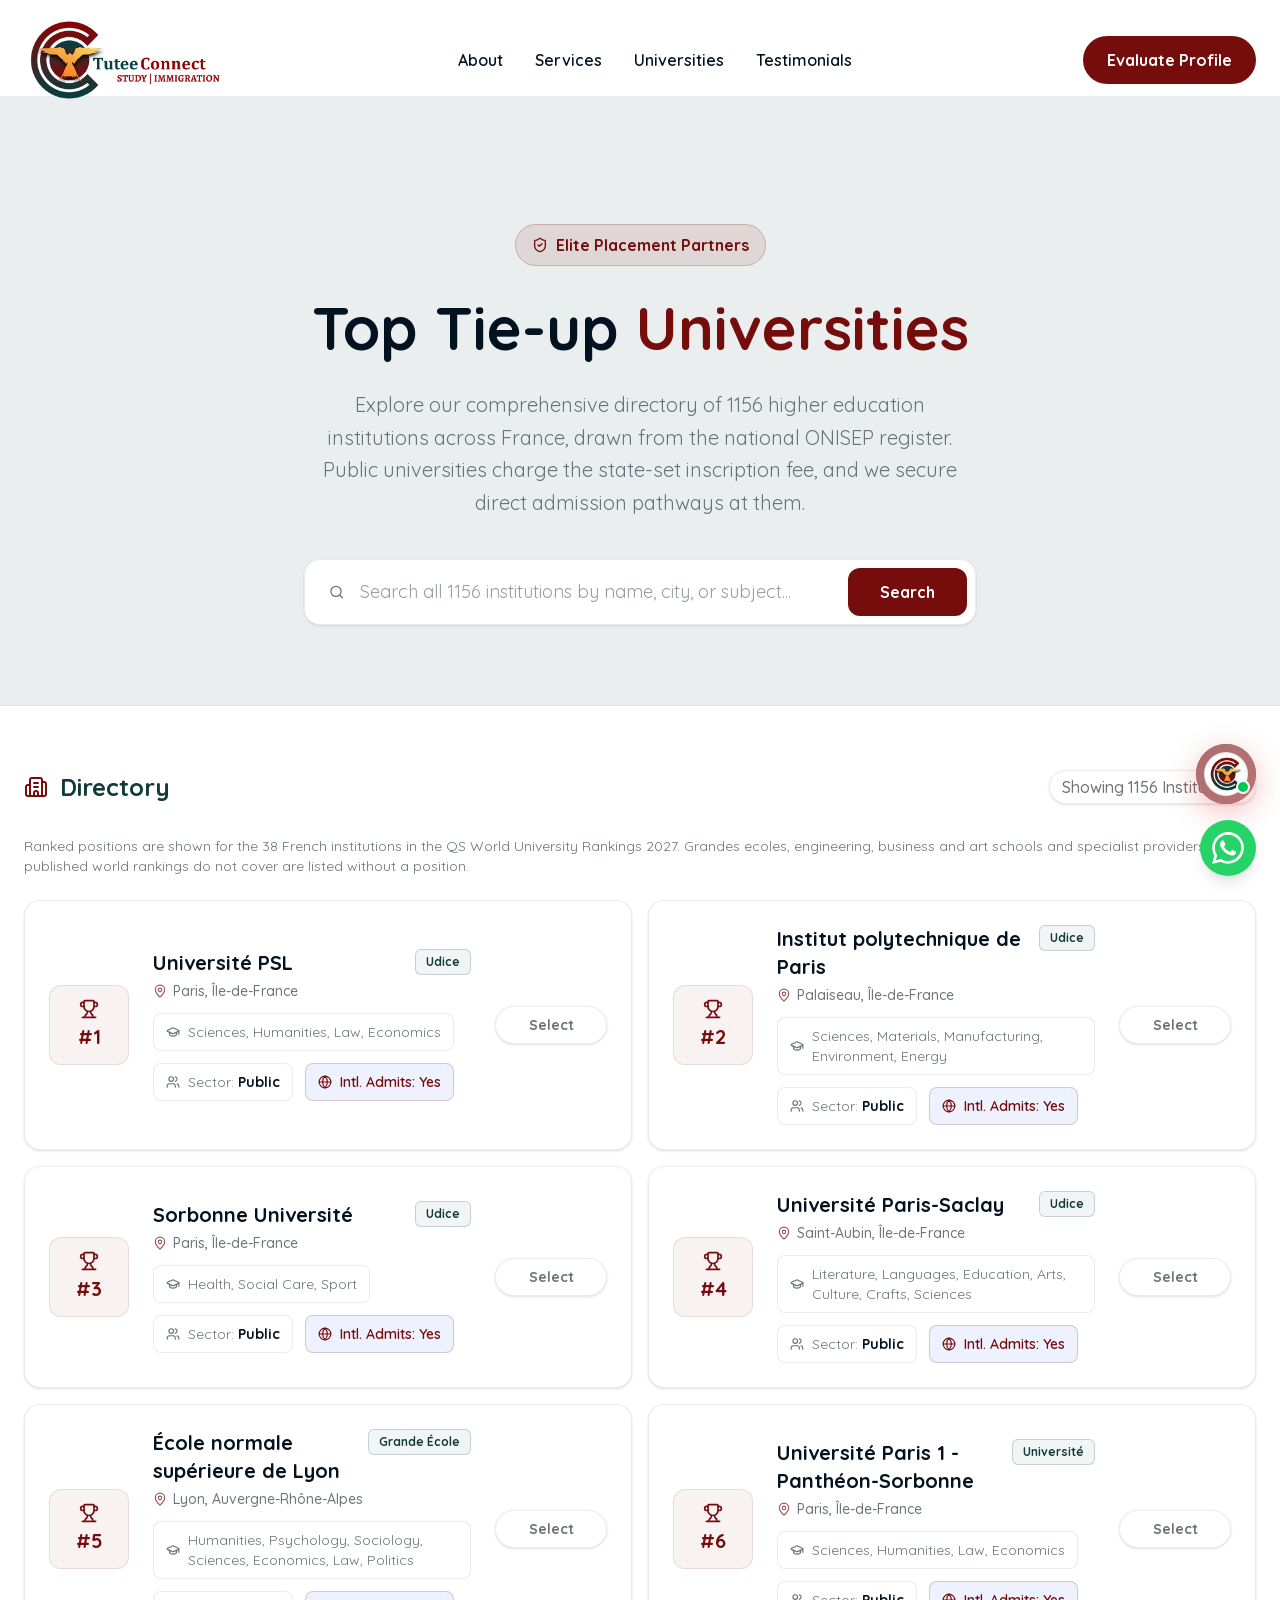
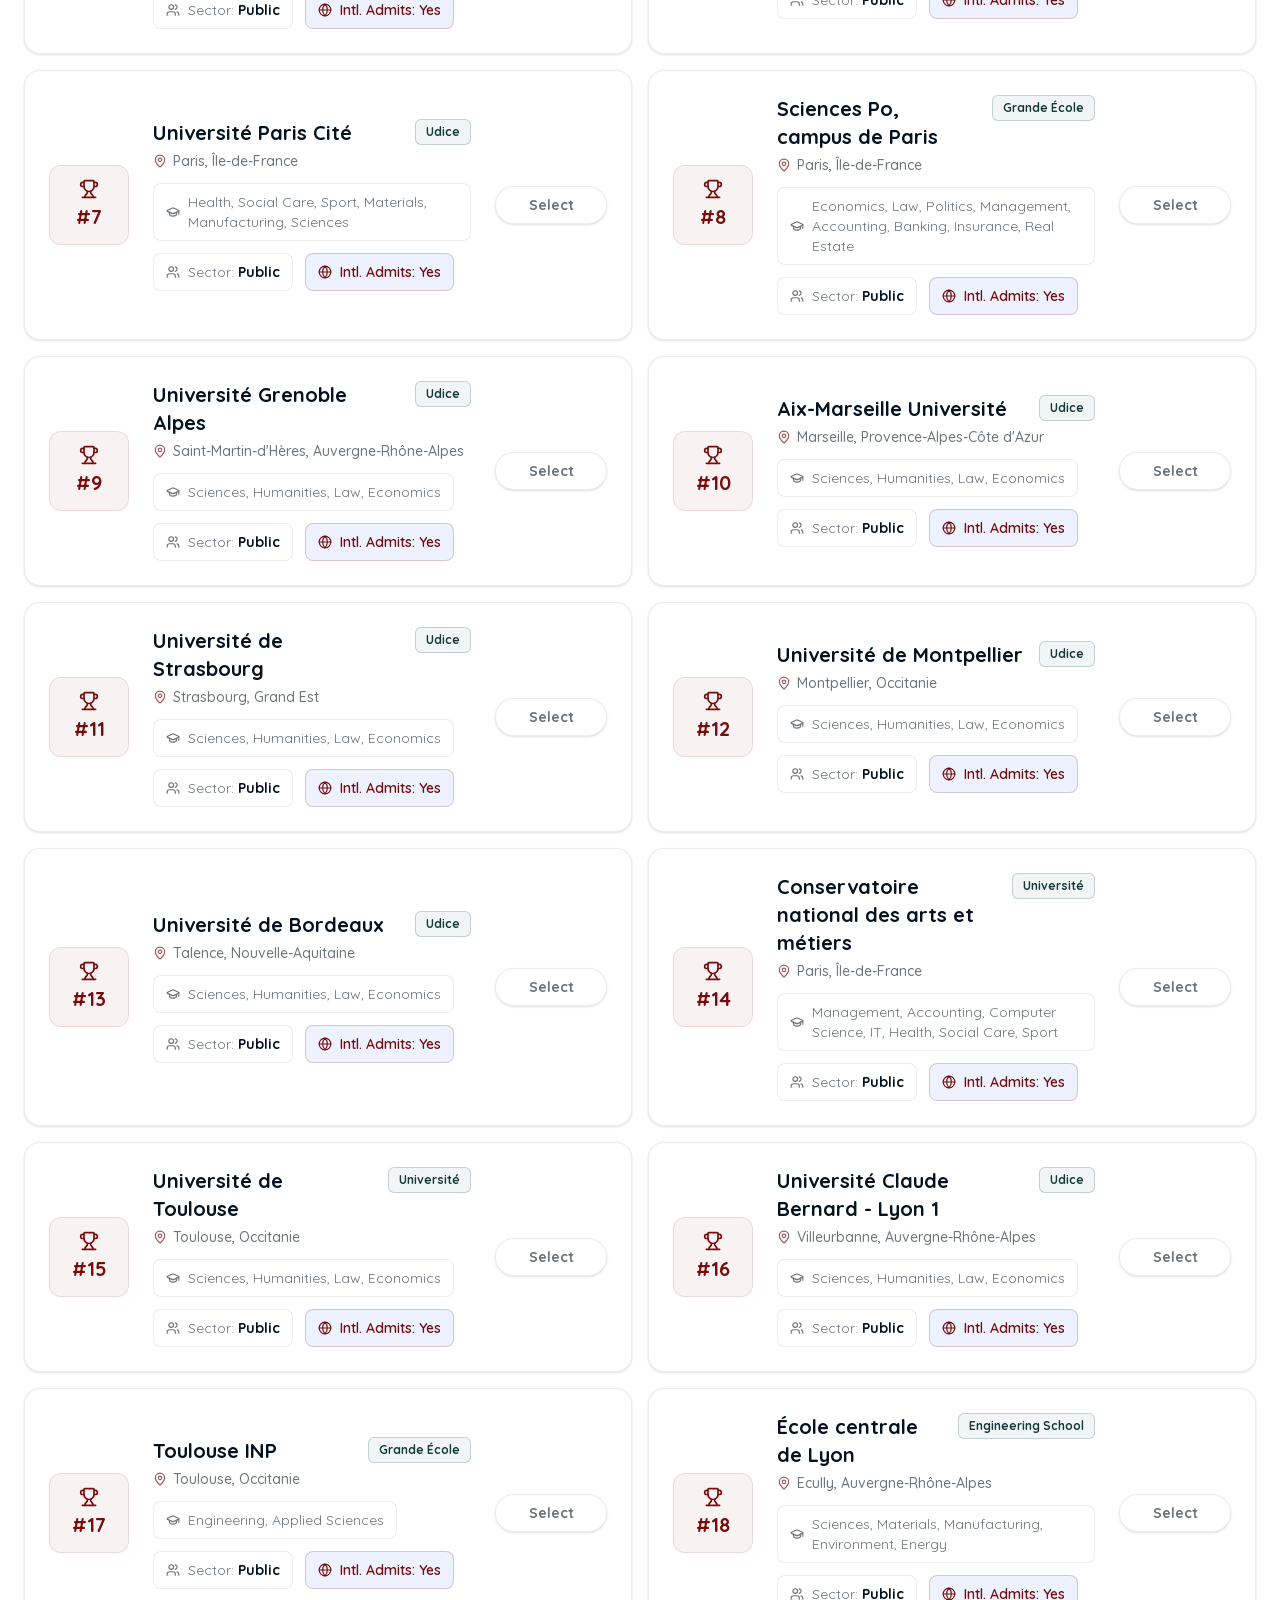
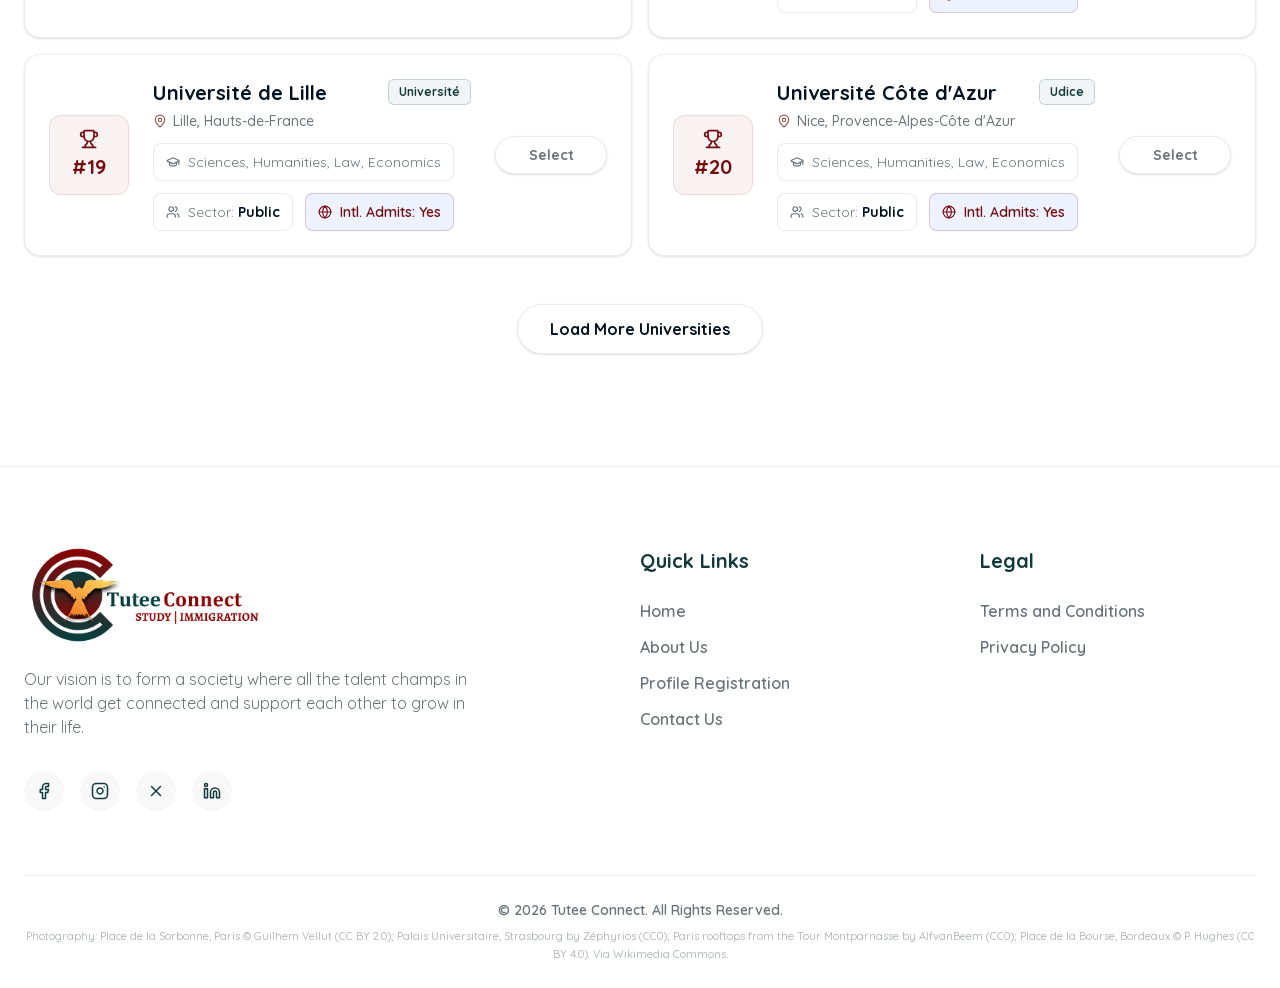
<file: universities.html>
<!DOCTYPE html>
<html lang="en" style="color-scheme: light;">
<head>
  <meta charset="UTF-8">
  <meta name="viewport" content="width=device-width, initial-scale=1.0">
  <meta name="color-scheme" content="light">
  <title>Top French Universities & Grandes Ecoles - Tutee Connect</title>
  <meta name="description" content="Explore Tutee Connect's directory of 1156 French higher education institutions on the official ONISEP register. Direct admission pathways, Campus France guidance and VLS-TS student visa support.">
  <link rel="icon" href="./assets/img/logo/icon.png">
  <link rel="preload" as="style" href="./assets/css/quicksand.css">
  <link rel="stylesheet" href="./assets/css/quicksand.css">
  <link rel="stylesheet" href="./assets/css/main.css">
</head>
<body>
<div class="min-h-screen font-sans selection:bg-primary selection:text-white">
<header class="fixed top-0 left-0 w-full z-50 transition-all duration-300 py-3 sm:py-5"><div class="max-w-7xl mx-auto px-4 sm:px-6 flex justify-between items-center"><a class="flex items-center gap-2" data-scroll-to="top" href="./index.html"><img alt="Tutee Connect Logo" class="h-10 sm:h-14 md:h-16 lg:h-20 max-md:h-[54px] w-auto object-contain transition-all duration-300" src="./assets/img/logo/logo.png"/></a><nav class="hidden md:flex gap-8"><a class="font-semibold text-text-main hover:text-primary transition-colors relative after:content-[''] after:absolute after:-bottom-1 after:left-0 after:w-0 after:h-0.5 after:bg-primary hover:after:w-full after:transition-all" href="https://tuteeconnect.com/about.html" rel="noopener noreferrer" target="_blank">About</a><button class="font-semibold text-text-main hover:text-primary transition-colors relative after:content-[''] after:absolute after:-bottom-1 after:left-0 after:w-0 after:h-0.5 after:bg-primary hover:after:w-full after:transition-all text-left cursor-pointer" data-scroll-to="services">Services</button><a class="font-semibold transition-colors relative after:content-[''] after:absolute after:-bottom-1 after:left-0 after:h-0.5 after:bg-primary hover:after:w-full after:transition-all text-text-main hover:text-primary after:w-0" href="./universities.html">Universities</a><button class="font-semibold text-text-main hover:text-primary transition-colors relative after:content-[''] after:absolute after:-bottom-1 after:left-0 after:w-0 after:h-0.5 after:bg-primary hover:after:w-full after:transition-all text-left cursor-pointer" data-scroll-to="testimonials">Testimonials</button></nav><div class="hidden md:flex items-center gap-3"><button class="cursor-pointer inline-flex items-center justify-center px-6 py-3 bg-primary text-white font-bold rounded-full hover:-translate-y-0.5 hover:bg-primary-dark hover:shadow-lg hover:shadow-primary/30 transition-all" data-scroll-to="contact">Evaluate Profile</button></div><div class="md:hidden flex items-center gap-2"><button class="flex items-center justify-center p-2.5 bg-bg-surface border border-border-color shadow-sm rounded-full text-text-main hover:text-primary transition-all active:scale-95 z-50 cursor-pointer" data-mobile-menu-open=""><svg aria-hidden="true" class="lucide lucide-menu" fill="none" height="24" stroke="currentColor" stroke-linecap="round" stroke-linejoin="round" stroke-width="2.5" viewBox="0 0 24 24" width="24" xmlns="http://www.w3.org/2000/svg"><path d="M4 5h16"></path><path d="M4 12h16"></path><path d="M4 19h16"></path></svg></button></div></div><div class="fixed inset-0 z-[100] transition-all duration-400 ease-out md:hidden flex flex-col invisible opacity-0 pointer-events-none" data-mobile-menu=""><div class="absolute inset-0 bg-secondary/40 backdrop-blur-md" data-mobile-menu-backdrop=""></div><div class="relative h-[90vh] mt-auto w-full bg-bg-surface/95 backdrop-blur-3xl rounded-t-[40px] shadow-2xl flex flex-col overflow-hidden transition-transform duration-500 ease-out will-change-transform translate-y-full" data-mobile-menu-panel=""><div class="flex justify-between items-center p-6 sm:p-8 border-b border-border-color"><h3 class="text-xl font-extrabold text-secondary tracking-tight">Navigation</h3><div class="flex items-center gap-2"><button class="p-2.5 text-text-muted rounded-full bg-bg-dark hover:bg-border-color hover:text-primary transition-all active:scale-95 cursor-pointer" data-mobile-menu-close=""><svg aria-hidden="true" class="lucide lucide-x" fill="none" height="24" stroke="currentColor" stroke-linecap="round" stroke-linejoin="round" stroke-width="3" viewBox="0 0 24 24" width="24" xmlns="http://www.w3.org/2000/svg"><path d="M18 6 6 18"></path><path d="m6 6 12 12"></path></svg></button></div></div><nav class="flex-1 overflow-y-auto px-6 sm:px-8 py-8 flex flex-col gap-6"><a class="group flex items-center justify-between font-extrabold text-secondary text-2xl tracking-tight transition-all" href="https://tuteeconnect.com/about.html" rel="noopener noreferrer" target="_blank"><span class="group-hover:text-primary transition-colors">About</span></a><button class="group flex items-center justify-between font-extrabold text-secondary text-2xl tracking-tight transition-all w-full outline-none text-left cursor-pointer" data-scroll-to="services"><span class="group-hover:text-primary transition-colors">Services</span></button><a class="group flex items-center justify-between font-extrabold text-secondary text-2xl tracking-tight transition-all" href="./universities.html"><span class="group-hover:text-primary transition-colors">Universities</span></a><button class="group flex items-center justify-between font-extrabold text-secondary text-2xl tracking-tight transition-all w-full outline-none text-left cursor-pointer" data-scroll-to="testimonials"><span class="group-hover:text-primary transition-colors">Testimonials</span></button></nav><div class="p-6 sm:p-8 bg-bg-surface/80 backdrop-blur-lg border-t border-border-color"><button class="w-full inline-flex items-center justify-center px-8 py-4 bg-primary text-white font-bold text-[19px] rounded-[20px] shadow-xl shadow-primary/25 hover:shadow-primary/40 focus:ring-4 focus:ring-primary/20 transition-all active:scale-95 cursor-pointer" data-scroll-to="contact">Evaluate Profile</button></div></div></div></header>
<div class="pt-24 pb-20 min-h-screen bg-bg-surface"><section class="relative pt-32 max-md:pt-10 pb-20 max-md:pb-8 px-6 overflow-hidden bg-bg-dark border-b border-border-color"><div class="absolute inset-0 z-0 bg-secondary/5 hidden md:block"></div><div class="max-w-7xl mx-auto relative z-20 text-center reveal"><span class="inline-flex items-center gap-2 px-4 py-2 bg-primary/10 border border-primary/20 rounded-full text-primary font-bold mb-6"><svg aria-hidden="true" class="lucide lucide-shield-check" fill="none" height="16" stroke="currentColor" stroke-linecap="round" stroke-linejoin="round" stroke-width="2" viewBox="0 0 24 24" width="16" xmlns="http://www.w3.org/2000/svg"><path d="M20 13c0 5-3.5 7.5-7.66 8.95a1 1 0 0 1-.67-.01C7.5 20.5 4 18 4 13V6a1 1 0 0 1 1-1c2 0 4.5-1.2 6.24-2.72a1.17 1.17 0 0 1 1.52 0C14.51 3.81 17 5 19 5a1 1 0 0 1 1 1z"></path><path d="m9 12 2 2 4-4"></path></svg> Elite Placement Partners</span><h1 class="text-4xl md:text-6xl font-extrabold mb-6 leading-tight text-text-main">Top Tie-up <span class="text-primary">Universities</span></h1><p class="text-lg md:text-xl text-text-muted max-w-2xl mx-auto mb-10 leading-relaxed">Explore our comprehensive directory of 1156 higher education institutions across France, drawn from the national ONISEP register. Public universities charge the state-set inscription fee, and we secure direct admission pathways at them.</p><div class="flex justify-center"><div class="bg-bg-surface border border-border-color shadow-sm p-2 pl-6 rounded-2xl flex items-center max-w-2xl w-full focus-within:ring-2 focus-within:ring-primary/50 transition-all"><svg aria-hidden="true" class="lucide lucide-search text-text-muted mr-4" fill="none" height="20" stroke="currentColor" stroke-linecap="round" stroke-linejoin="round" stroke-width="2" viewBox="0 0 24 24" width="20" xmlns="http://www.w3.org/2000/svg"><path d="m21 21-4.34-4.34"></path><circle cx="11" cy="11" r="8"></circle></svg><input class="bg-transparent border-none text-text-main outline-none w-full placeholder:text-text-muted/70 text-lg" data-uni-search="" placeholder="Search all 1156 institutions by name, city, or subject..." type="text"/><button class="px-4 text-text-muted hover:text-text-main font-semibold mr-2 hidden cursor-pointer" data-uni-clear="" type="button">Clear</button><button class="bg-primary text-white px-8 py-3 rounded-xl font-bold hover:bg-primary-dark transition-colors whitespace-nowrap hidden sm:block cursor-pointer" data-uni-show-results="" type="button">Search</button></div></div></div></section><section class="max-w-7xl mx-auto px-6 mt-16"><div class="flex justify-between items-center mb-8 reveal"><h2 class="text-2xl font-bold text-secondary flex items-center gap-3"><svg aria-hidden="true" class="lucide lucide-building2 lucide-building-2 text-primary" fill="none" height="24" stroke="currentColor" stroke-linecap="round" stroke-linejoin="round" stroke-width="2" viewBox="0 0 24 24" width="24" xmlns="http://www.w3.org/2000/svg"><path d="M10 12h4"></path><path d="M10 8h4"></path><path d="M14 21v-3a2 2 0 0 0-4 0v3"></path><path d="M6 10H4a2 2 0 0 0-2 2v7a2 2 0 0 0 2 2h16a2 2 0 0 0 2-2V9a2 2 0 0 0-2-2h-2"></path><path d="M6 21V5a2 2 0 0 1 2-2h8a2 2 0 0 1 2 2v16"></path></svg> Directory</h2><div class="text-text-muted font-medium bg-bg-surface px-3 py-1 max-sm:px-2.5 max-sm:text-xs rounded-full border border-border-color shadow-sm whitespace-nowrap shrink-0" data-uni-count="">Showing 1156 Institutions</div></div><p class="text-text-muted text-sm mb-6">Ranked positions are shown for the 38 French institutions in the QS World University Rankings 2027. Grandes ecoles, engineering, business and art schools and specialist providers that published world rankings do not cover are listed without a position.</p><div data-uni-results=""><div class="sm:hidden flex flex-col divide-y divide-border-color bg-bg-surface rounded-2xl border border-border-color overflow-hidden shadow-sm" data-uni-list-mobile=""></div><div class="hidden sm:grid grid-cols-1 lg:grid-cols-2 gap-4" data-uni-grid=""></div><div class="mt-12 text-center pb-8" data-uni-more-wrap=""><button class="px-8 py-3 bg-bg-surface border border-border-color text-text-main font-bold rounded-full shadow-sm hover:shadow-md hover:border-primary/30 hover:text-primary transition-all active:scale-95 cursor-pointer" data-uni-more="">Load More Universities</button></div></div><div class="text-center py-20 bg-bg-surface rounded-2xl border border-border-color border-dashed hidden" data-uni-empty=""><svg aria-hidden="true" class="lucide lucide-search mx-auto text-border-color mb-4" fill="none" height="48" stroke="currentColor" stroke-linecap="round" stroke-linejoin="round" stroke-width="2" viewBox="0 0 24 24" width="48" xmlns="http://www.w3.org/2000/svg"><path d="m21 21-4.34-4.34"></path><circle cx="11" cy="11" r="8"></circle></svg><h3 class="text-xl font-bold text-text-main mb-2">No institutions found</h3><p class="text-text-muted">Try adjusting your search criteria.</p></div></section></div>
<div class="fixed bottom-0 left-0 right-0 bg-bg-surface border-t border-border-color p-4 shadow-[0_-10px_40px_-10px_rgba(0,0,0,0.1)] z-40 transition-transform duration-300 flex justify-center hidden" data-uni-bar=""><div class="max-w-7xl w-full flex flex-col sm:flex-row items-center justify-between gap-4"><div class="text-text-main font-bold"><span class="text-primary text-xl mr-2" data-uni-bar-count="">0</span><span data-uni-bar-noun="">Institutions Selected</span></div><button class="bg-primary hover:bg-primary-dark text-white px-8 py-3 rounded-xl font-bold transition-all w-full sm:w-auto shadow-md shadow-primary/20 cursor-pointer" data-uni-proceed="" type="button">Proceed to Application</button></div></div>
<div class="fixed inset-0 z-50 flex items-center justify-center p-4 bg-black/60 backdrop-blur-sm animate-fade-in hidden" data-uni-modal=""><div class="bg-bg-surface rounded-3xl shadow-2xl w-full max-w-lg overflow-hidden relative border border-border-color flex flex-col max-h-[90vh]"><div class="p-6 border-b border-border-color flex justify-between items-center bg-bg-dark/50 sticky top-0 z-10 shrink-0"><h3 class="text-2xl font-bold text-text-main">Submit Application</h3><button class="p-2 text-text-muted hover:text-text-main hover:bg-gray-200 rounded-full transition-all cursor-pointer" data-uni-modal-close="" type="button"><svg aria-hidden="true" class="lucide lucide-x" fill="none" height="24" stroke="currentColor" stroke-linecap="round" stroke-linejoin="round" stroke-width="2" viewBox="0 0 24 24" width="24" xmlns="http://www.w3.org/2000/svg"><path d="M18 6 6 18"></path><path d="m6 6 12 12"></path></svg></button></div><div class="p-6 overflow-y-auto" data-uni-modal-body=""><form class="flex flex-col gap-4 max-md:gap-3 w-full" data-lead-form=""><input name="access_key" type="hidden" value=""/><input name="subject" type="hidden" value="New Lead from Tutee Connect Landing Page!"/><input name="from_name" type="hidden" value="Tutee Connect Notification System"/><input class="hidden" name="botcheck" style="display: none;" type="checkbox"/><div class="bg-green-50 border border-green-200 text-green-700 p-4 rounded-xl flex items-start gap-3 justify-center mb-2 hidden" data-form-success=""><svg aria-hidden="true" class="lucide lucide-circle-check-big shrink-0 mt-0.5" fill="none" height="20" stroke="currentColor" stroke-linecap="round" stroke-linejoin="round" stroke-width="2" viewBox="0 0 24 24" width="20" xmlns="http://www.w3.org/2000/svg"><path d="M21.801 10A10 10 0 1 1 17 3.335"></path><path d="m9 11 3 3L22 4"></path></svg><div class="text-sm font-medium">Profile submitted successfully! We will contact you soon.</div></div><div class="bg-red-50 border border-red-200 text-red-700 p-4 rounded-xl flex items-start gap-3 justify-center mb-2 hidden" data-form-error=""><svg aria-hidden="true" class="lucide lucide-circle-alert shrink-0 mt-0.5" fill="none" height="20" stroke="currentColor" stroke-linecap="round" stroke-linejoin="round" stroke-width="2" viewBox="0 0 24 24" width="20" xmlns="http://www.w3.org/2000/svg"><circle cx="12" cy="12" r="10"></circle><line x1="12" x2="12" y1="8" y2="12"></line><line x1="12" x2="12.01" y1="16" y2="16"></line></svg><div class="text-sm font-medium" data-form-error-text="">Submission failed. Please try again.</div></div><div class="relative flex items-center w-full transition-all duration-300 text-text-muted focus-within:text-primary"><svg aria-hidden="true" class="lucide lucide-user absolute left-4 max-md:left-5 pointer-events-none transition-colors" fill="none" height="20" stroke="currentColor" stroke-linecap="round" stroke-linejoin="round" stroke-width="2" viewBox="0 0 24 24" width="20" xmlns="http://www.w3.org/2000/svg"><path d="M19 21v-2a4 4 0 0 0-4-4H9a4 4 0 0 0-4 4v2"></path><circle cx="12" cy="7" r="4"></circle></svg><input class="w-full p-4 max-md:p-3.5 pl-12 max-md:pl-12 rounded-xl max-md:rounded-2xl font-medium max-md:font-medium max-md:text-[15px] focus:outline-none focus:ring-4 max-md:focus:ring-2 transition-all duration-300 bg-bg-surface border border-border-color text-text-main focus:border-primary focus:bg-white focus:ring-primary/10 max-md:bg-bg-dark max-md:border-border-color focus:max-md:bg-bg-surface" name="name" placeholder="Your Name *" required="" type="text"/></div><div class="flex items-stretch gap-2 w-full"><select class="p-4 max-md:p-3.5 rounded-xl max-md:rounded-2xl font-medium max-md:font-medium max-md:text-[15px] focus:outline-none focus:ring-4 max-md:focus:ring-2 transition-all duration-300 bg-bg-surface border border-border-color text-text-main focus:border-primary focus:bg-white focus:ring-primary/10 max-md:bg-bg-dark max-md:border-border-color focus:max-md:bg-bg-surface w-[100px] max-md:w-[86px] shrink-0 !px-2 max-md:!px-1.5 font-bold text-sm max-md:text-[14px] max-md:text-center appearance-none bg-[url('data:image/svg+xml;charset=US-ASCII,%3Csvg%20width%3D%2220%22%20height%3D%2220%22%20xmlns%3D%22http%3A%2F%2Fwww.w3.org%2F2000%2Fsvg%22%3E%3Cpath%20d%3D%22M5%208l5%205%205-5%22%20stroke%3D%22%239CA3AF%22%20stroke-width%3D%222%22%20fill%3D%22none%22%20stroke-linecap%3D%22round%22%20stroke-linejoin%3D%22round%22%2F%3E%3C%2Fsvg%3E')] bg-[length:14px_14px] bg-no-repeat bg-[position:right_4px_center] border-r-0" name="country_code"><option class="text-black" value="+971">AE (+971)</option><option class="text-black" value="+93">AF (+93)</option><option class="text-black" value="+54">AR (+54)</option><option class="text-black" value="+43">AT (+43)</option><option class="text-black" value="+61">AU (+61)</option><option class="text-black" value="+32">BE (+32)</option><option class="text-black" value="+55">BR (+55)</option><option class="text-black" value="+41">CH (+41)</option><option class="text-black" value="+56">CL (+56)</option><option class="text-black" value="+86">CN (+86)</option><option class="text-black" value="+57">CO (+57)</option><option class="text-black" value="+49">DE (+49)</option><option class="text-black" value="+45">DK (+45)</option><option class="text-black" value="+213">DZ (+213)</option><option class="text-black" value="+20">EG (+20)</option><option class="text-black" value="+34">ES (+34)</option><option class="text-black" value="+358">FI (+358)</option><option class="text-black" value="+33">FR (+33)</option><option class="text-black" value="+30">GR (+30)</option><option class="text-black" value="+36">HU (+36)</option><option class="text-black" value="+62">ID (+62)</option><option class="text-black" value="+353">IE (+353)</option><option class="text-black" selected="" value="+91">IN (+91)</option><option class="text-black" value="+98">IR (+98)</option><option class="text-black" value="+39">IT (+39)</option><option class="text-black" value="+81">JP (+81)</option><option class="text-black" value="+254">KE (+254)</option><option class="text-black" value="+82">KR (+82)</option><option class="text-black" value="+94">LK (+94)</option><option class="text-black" value="+212">MA (+212)</option><option class="text-black" value="+95">MM (+95)</option><option class="text-black" value="+52">MX (+52)</option><option class="text-black" value="+60">MY (+60)</option><option class="text-black" value="+234">NG (+234)</option><option class="text-black" value="+31">NL (+31)</option><option class="text-black" value="+47">NO (+47)</option><option class="text-black" value="+64">NZ (+64)</option><option class="text-black" value="+51">PE (+51)</option><option class="text-black" value="+63">PH (+63)</option><option class="text-black" value="+92">PK (+92)</option><option class="text-black" value="+48">PL (+48)</option><option class="text-black" value="+351">PT (+351)</option><option class="text-black" value="+974">QA (+974)</option><option class="text-black" value="+40">RO (+40)</option><option class="text-black" value="+7">RU/KZ (+7)</option><option class="text-black" value="+966">SA (+966)</option><option class="text-black" value="+46">SE (+46)</option><option class="text-black" value="+65">SG (+65)</option><option class="text-black" value="+66">TH (+66)</option><option class="text-black" value="+216">TN (+216)</option><option class="text-black" value="+90">TR (+90)</option><option class="text-black" value="+255">TZ (+255)</option><option class="text-black" value="+380">UA (+380)</option><option class="text-black" value="+256">UG (+256)</option><option class="text-black" value="+44">UK (+44)</option><option class="text-black" value="+1">US/CA (+1)</option><option class="text-black" value="+58">VE (+58)</option><option class="text-black" value="+84">VN (+84)</option><option class="text-black" value="+27">ZA (+27)</option></select><div class="relative flex items-center w-full transition-all duration-300 text-text-muted focus-within:text-primary flex-1 min-w-0"><svg aria-hidden="true" class="lucide lucide-phone absolute left-3.5 pointer-events-none transition-colors" fill="none" height="18" stroke="currentColor" stroke-linecap="round" stroke-linejoin="round" stroke-width="2" viewBox="0 0 24 24" width="18" xmlns="http://www.w3.org/2000/svg"><path d="M13.832 16.568a1 1 0 0 0 1.213-.303l.355-.465A2 2 0 0 1 17 15h3a2 2 0 0 1 2 2v3a2 2 0 0 1-2 2A18 18 0 0 1 2 4a2 2 0 0 1 2-2h3a2 2 0 0 1 2 2v3a2 2 0 0 1-.8 1.6l-.468.351a1 1 0 0 0-.292 1.233 14 14 0 0 0 6.392 6.384"></path></svg><input class="p-4 max-md:p-3.5 pl-12 max-md:pl-12 rounded-xl max-md:rounded-2xl font-medium max-md:font-medium max-md:text-[15px] focus:outline-none focus:ring-4 max-md:focus:ring-2 transition-all duration-300 bg-bg-surface border border-border-color text-text-main focus:border-primary focus:bg-white focus:ring-primary/10 max-md:bg-bg-dark max-md:border-border-color focus:max-md:bg-bg-surface w-full max-md:!pl-[38px] text-ellipsis" name="phone_number" placeholder="Phone Number *" required="" type="tel"/></div></div><div class="relative flex items-center w-full transition-all duration-300 text-text-muted focus-within:text-primary"><svg aria-hidden="true" class="lucide lucide-mail absolute left-4 max-md:left-5 pointer-events-none transition-colors" fill="none" height="20" stroke="currentColor" stroke-linecap="round" stroke-linejoin="round" stroke-width="2" viewBox="0 0 24 24" width="20" xmlns="http://www.w3.org/2000/svg"><path d="m22 7-8.991 5.727a2 2 0 0 1-2.009 0L2 7"></path><rect height="16" rx="2" width="20" x="2" y="4"></rect></svg><input class="w-full p-4 max-md:p-3.5 pl-12 max-md:pl-12 rounded-xl max-md:rounded-2xl font-medium max-md:font-medium max-md:text-[15px] focus:outline-none focus:ring-4 max-md:focus:ring-2 transition-all duration-300 bg-bg-surface border border-border-color text-text-main focus:border-primary focus:bg-white focus:ring-primary/10 max-md:bg-bg-dark max-md:border-border-color focus:max-md:bg-bg-surface" name="email" placeholder="Your Email *" required="" type="email"/></div><div class="relative w-full"><input data-destination-input="" name="destination" type="hidden" value="General France Inquiry"/><svg aria-hidden="true" class="lucide lucide-map-pin absolute left-3.5 top-1/2 -translate-y-1/2 pointer-events-none z-10 text-text-muted" fill="none" height="18" stroke="currentColor" stroke-linecap="round" stroke-linejoin="round" stroke-width="2" viewBox="0 0 24 24" width="18" xmlns="http://www.w3.org/2000/svg"><path d="M20 10c0 4.993-5.539 10.193-7.399 11.799a1 1 0 0 1-1.202 0C9.539 20.193 4 14.993 4 10a8 8 0 0 1 16 0"></path><circle cx="12" cy="10" r="3"></circle></svg><div class="w-full min-h-[50px] max-md:min-h-[46px] rounded-xl max-md:rounded-2xl pl-10 pr-4 py-2.5 max-md:py-2 transition-all duration-300 text-left flex items-center flex-wrap gap-1.5 border bg-bg-surface border-border-color"><span class="text-[15px] max-md:text-[14px] font-medium leading-none text-text-main">General France Inquiry</span></div></div><button class="w-full py-4 max-md:py-3.5 rounded-xl max-md:rounded-2xl font-bold text-lg max-md:text-[16px] text-white transition-all mt-2 max-md:mt-3 bg-primary hover:bg-primary-dark max-md:bg-primary max-md:hover:bg-white max-md:hover:text-primary max-md:border max-md:border-transparent max-md:hover:border-primary hover:-translate-y-1 hover:shadow-lg max-md:shadow-2xl max-md:shadow-primary/40 opacity-100 cursor-pointer" data-submit-btn="" data-uni-modal-submit="" type="submit">Submit Profile</button></form></div></div></div>
<footer class="bg-bg-surface border-t border-border-color"><div class="md:hidden"><div class="relative bg-bg-surface pt-8 pb-10 text-center overflow-hidden"><div class="absolute top-0 left-0 right-0 h-1 bg-gradient-to-r from-primary via-primary to-secondary"></div><div class="absolute inset-0 opacity-[0.03]" style="background-image: radial-gradient(circle at 1px 1px, currentcolor 1px, transparent 0px); background-size: 24px 24px;"></div><button class="relative z-10 mx-auto mb-3 block cursor-pointer" data-scroll-top=""><img alt="Tutee Connect Logo" class="h-[68px] w-auto object-contain mx-auto transition-all duration-300" loading="lazy" src="./assets/img/logo/logo.png"/></button><p class="relative z-10 text-text-muted/60 text-[12.5px] leading-relaxed max-w-[240px] mx-auto font-medium">Connecting talent champions worldwide to grow together.</p><button class="absolute top-4 right-4 w-8 h-8 rounded-full bg-gray-100 flex items-center justify-center text-text-muted/50 hover:text-primary hover:bg-primary/10 transition-all active:scale-95 cursor-pointer" data-scroll-top=""><svg aria-hidden="true" class="lucide lucide-chevron-up" fill="none" height="16" stroke="currentColor" stroke-linecap="round" stroke-linejoin="round" stroke-width="2" viewBox="0 0 24 24" width="16" xmlns="http://www.w3.org/2000/svg"><path d="m18 15-6-6-6 6"></path></svg></button></div><div class="px-4 py-4 bg-bg-dark/80"><div class="bg-bg-surface rounded-2xl shadow-sm border border-border-color p-3"><div class="grid grid-cols-2 gap-2"><a class="flex items-center justify-between px-4 py-3 rounded-xl bg-bg-dark hover:bg-primary/5 text-text-main font-semibold text-[14px] transition-all group active:scale-[0.97]" href="https://tuteeconnect.com/" rel="noopener noreferrer" target="_blank">Home<svg aria-hidden="true" class="lucide lucide-arrow-up-right text-text-muted/40 group-hover:text-primary transition-colors" fill="none" height="14" stroke="currentColor" stroke-linecap="round" stroke-linejoin="round" stroke-width="2" viewBox="0 0 24 24" width="14" xmlns="http://www.w3.org/2000/svg"><path d="M7 7h10v10"></path><path d="M7 17 17 7"></path></svg></a><a class="flex items-center justify-between px-4 py-3 rounded-xl bg-bg-dark hover:bg-primary/5 text-text-main font-semibold text-[14px] transition-all group active:scale-[0.97]" href="https://tuteeconnect.com/about.html" rel="noopener noreferrer" target="_blank">About Us<svg aria-hidden="true" class="lucide lucide-arrow-up-right text-text-muted/40 group-hover:text-primary transition-colors" fill="none" height="14" stroke="currentColor" stroke-linecap="round" stroke-linejoin="round" stroke-width="2" viewBox="0 0 24 24" width="14" xmlns="http://www.w3.org/2000/svg"><path d="M7 7h10v10"></path><path d="M7 17 17 7"></path></svg></a><a class="flex items-center justify-between px-4 py-3 rounded-xl bg-bg-dark hover:bg-primary/5 text-text-main font-semibold text-[14px] transition-all group active:scale-[0.97]" href="https://tuteeconnect.com/profile-registration.html" rel="noopener noreferrer" target="_blank">Register<svg aria-hidden="true" class="lucide lucide-arrow-up-right text-text-muted/40 group-hover:text-primary transition-colors" fill="none" height="14" stroke="currentColor" stroke-linecap="round" stroke-linejoin="round" stroke-width="2" viewBox="0 0 24 24" width="14" xmlns="http://www.w3.org/2000/svg"><path d="M7 7h10v10"></path><path d="M7 17 17 7"></path></svg></a><a class="flex items-center justify-between px-4 py-3 rounded-xl bg-bg-dark hover:bg-primary/5 text-text-main font-semibold text-[14px] transition-all group active:scale-[0.97]" href="https://tuteeconnect.com/contact.html" rel="noopener noreferrer" target="_blank">Contact<svg aria-hidden="true" class="lucide lucide-arrow-up-right text-text-muted/40 group-hover:text-primary transition-colors" fill="none" height="14" stroke="currentColor" stroke-linecap="round" stroke-linejoin="round" stroke-width="2" viewBox="0 0 24 24" width="14" xmlns="http://www.w3.org/2000/svg"><path d="M7 7h10v10"></path><path d="M7 17 17 7"></path></svg></a></div></div></div><div class="px-5 pt-6 pb-3"><div class="flex items-center justify-center gap-3 mb-5"><a aria-label="Facebook" class="w-10 h-10 rounded-xl bg-secondary/5 border border-secondary/10 flex items-center justify-center text-secondary/60 hover:bg-primary hover:border-primary hover:text-white transition-all active:scale-95" href="https://www.facebook.com/tuteeconnect" rel="noopener noreferrer" target="_blank"><svg aria-hidden="true" class="lucide lucide-facebook" fill="none" height="17" stroke="currentColor" stroke-linecap="round" stroke-linejoin="round" stroke-width="2" viewBox="0 0 24 24" width="17" xmlns="http://www.w3.org/2000/svg"><path d="M18 2h-3a5 5 0 0 0-5 5v3H7v4h3v8h4v-8h3l1-4h-4V7a1 1 0 0 1 1-1h3z"></path></svg></a><a aria-label="Instagram" class="w-10 h-10 rounded-xl bg-secondary/5 border border-secondary/10 flex items-center justify-center text-secondary/60 hover:bg-primary hover:border-primary hover:text-white transition-all active:scale-95" href="https://www.instagram.com/tuteeconnect/" rel="noopener noreferrer" target="_blank"><svg aria-hidden="true" class="lucide lucide-instagram" fill="none" height="17" stroke="currentColor" stroke-linecap="round" stroke-linejoin="round" stroke-width="2" viewBox="0 0 24 24" width="17" xmlns="http://www.w3.org/2000/svg"><rect height="20" rx="5" ry="5" width="20" x="2" y="2"></rect><path d="M16 11.37A4 4 0 1 1 12.63 8 4 4 0 0 1 16 11.37z"></path><line x1="17.5" x2="17.51" y1="6.5" y2="6.5"></line></svg></a><a aria-label="X" class="w-10 h-10 rounded-xl bg-secondary/5 border border-secondary/10 flex items-center justify-center text-secondary/60 hover:bg-primary hover:border-primary hover:text-white transition-all active:scale-95" href="https://x.com/tuteeconnect" rel="noopener noreferrer" target="_blank"><svg aria-hidden="true" class="lucide lucide-x" fill="none" height="17" stroke="currentColor" stroke-linecap="round" stroke-linejoin="round" stroke-width="2" viewBox="0 0 24 24" width="17" xmlns="http://www.w3.org/2000/svg"><path d="M18 6 6 18"></path><path d="m6 6 12 12"></path></svg></a><a aria-label="LinkedIn" class="w-10 h-10 rounded-xl bg-secondary/5 border border-secondary/10 flex items-center justify-center text-secondary/60 hover:bg-primary hover:border-primary hover:text-white transition-all active:scale-95" href="https://www.linkedin.com/company/tutee-connect/" rel="noopener noreferrer" target="_blank"><svg aria-hidden="true" class="lucide lucide-linkedin" fill="none" height="17" stroke="currentColor" stroke-linecap="round" stroke-linejoin="round" stroke-width="2" viewBox="0 0 24 24" width="17" xmlns="http://www.w3.org/2000/svg"><path d="M16 8a6 6 0 0 1 6 6v7h-4v-7a2 2 0 0 0-2-2 2 2 0 0 0-2 2v7h-4v-7a6 6 0 0 1 6-6z"></path><rect height="12" width="4" x="2" y="9"></rect><circle cx="4" cy="4" r="2"></circle></svg></a></div><div class="flex items-center justify-center gap-1.5 text-[11.5px] text-text-muted/60 font-medium mb-4"><a class="hover:text-primary transition-colors" href="https://tuteeconnect.com/terms-and-conditions.html" rel="noopener noreferrer" target="_blank">Terms</a><span class="text-text-muted/30">·</span><a class="hover:text-primary transition-colors" href="https://tuteeconnect.com/privacy-policy.html" rel="noopener noreferrer" target="_blank">Privacy</a></div></div><div class="border-t border-border-color py-4 text-center"><p class="text-[10.5px] text-text-muted/40 font-semibold tracking-wide uppercase">© 2026 Tutee Connect</p><p class="text-[9px] text-text-muted/40 font-medium mt-1.5 px-4 leading-relaxed" data-photo-credit="">Photography: Place de la Sorbonne, Paris © Guilhem Vellut (CC BY 2.0); Palais Universitaire, Strasbourg by Zéphyrios (CC0); Paris rooftops from the Tour Montparnasse by AlfvanBeem (CC0); Place de la Bourse, Bordeaux © P. Hughes (CC BY 4.0). Via Wikimedia Commons.</p></div></div><div class="hidden md:block pt-20 pb-6"><div class="max-w-7xl mx-auto px-6"><div class="grid grid-cols-2 lg:grid-cols-[2fr_1fr_1fr] gap-12 lg:gap-16 mb-16"><div><div class="flex items-center gap-2 mb-6"><button class="cursor-pointer" data-scroll-top=""><img alt="Tutee Connect Logo" class="h-24 w-auto object-contain transition-all duration-300" loading="lazy" src="./assets/img/logo/logo.png"/></button></div><p class="text-text-muted mb-8 max-w-md text-base">Our vision is to form a society where all the talent champs in the world get connected and support each other to grow in their life.</p><div class="flex gap-4"><a class="w-10 h-10 rounded-full bg-bg-dark flex items-center justify-center text-secondary hover:bg-primary hover:text-white hover:-translate-y-1 transition-all" href="https://www.facebook.com/tuteeconnect" rel="noopener noreferrer" target="_blank"><svg aria-hidden="true" class="lucide lucide-facebook" fill="none" height="18" stroke="currentColor" stroke-linecap="round" stroke-linejoin="round" stroke-width="2" viewBox="0 0 24 24" width="18" xmlns="http://www.w3.org/2000/svg"><path d="M18 2h-3a5 5 0 0 0-5 5v3H7v4h3v8h4v-8h3l1-4h-4V7a1 1 0 0 1 1-1h3z"></path></svg></a><a class="w-10 h-10 rounded-full bg-bg-dark flex items-center justify-center text-secondary hover:bg-primary hover:text-white hover:-translate-y-1 transition-all" href="https://www.instagram.com/tuteeconnect/" rel="noopener noreferrer" target="_blank"><svg aria-hidden="true" class="lucide lucide-instagram" fill="none" height="18" stroke="currentColor" stroke-linecap="round" stroke-linejoin="round" stroke-width="2" viewBox="0 0 24 24" width="18" xmlns="http://www.w3.org/2000/svg"><rect height="20" rx="5" ry="5" width="20" x="2" y="2"></rect><path d="M16 11.37A4 4 0 1 1 12.63 8 4 4 0 0 1 16 11.37z"></path><line x1="17.5" x2="17.51" y1="6.5" y2="6.5"></line></svg></a><a class="w-10 h-10 rounded-full bg-bg-dark flex items-center justify-center text-secondary hover:bg-primary hover:text-white hover:-translate-y-1 transition-all" href="https://x.com/tuteeconnect" rel="noopener noreferrer" target="_blank"><svg aria-hidden="true" class="lucide lucide-x" fill="none" height="18" stroke="currentColor" stroke-linecap="round" stroke-linejoin="round" stroke-width="2" viewBox="0 0 24 24" width="18" xmlns="http://www.w3.org/2000/svg"><path d="M18 6 6 18"></path><path d="m6 6 12 12"></path></svg></a><a class="w-10 h-10 rounded-full bg-bg-dark flex items-center justify-center text-secondary hover:bg-primary hover:text-white hover:-translate-y-1 transition-all" href="https://www.linkedin.com/company/tutee-connect/" rel="noopener noreferrer" target="_blank"><svg aria-hidden="true" class="lucide lucide-linkedin" fill="none" height="18" stroke="currentColor" stroke-linecap="round" stroke-linejoin="round" stroke-width="2" viewBox="0 0 24 24" width="18" xmlns="http://www.w3.org/2000/svg"><path d="M16 8a6 6 0 0 1 6 6v7h-4v-7a2 2 0 0 0-2-2 2 2 0 0 0-2 2v7h-4v-7a6 6 0 0 1 6-6z"></path><rect height="12" width="4" x="2" y="9"></rect><circle cx="4" cy="4" r="2"></circle></svg></a></div></div><div class="mt-0"><h3 class="text-xl font-bold text-secondary mb-6">Quick Links</h3><ul class="flex flex-col gap-3"><li><a class="text-text-muted font-semibold hover:text-primary transition-all" href="https://tuteeconnect.com/" rel="noopener noreferrer" target="_blank">Home</a></li><li><a class="text-text-muted font-semibold hover:text-primary transition-all" href="https://tuteeconnect.com/about.html" rel="noopener noreferrer" target="_blank">About Us</a></li><li><a class="text-text-muted font-semibold hover:text-primary transition-all" href="https://tuteeconnect.com/profile-registration.html" rel="noopener noreferrer" target="_blank">Profile Registration</a></li><li><a class="text-text-muted font-semibold hover:text-primary transition-all" href="https://tuteeconnect.com/contact.html" rel="noopener noreferrer" target="_blank">Contact Us</a></li></ul></div><div><h3 class="text-xl font-bold text-secondary mb-6">Legal</h3><ul class="flex flex-col gap-3"><li><a class="text-text-muted font-semibold hover:text-primary transition-all" href="https://tuteeconnect.com/terms-and-conditions.html" rel="noopener noreferrer" target="_blank">Terms and Conditions</a></li><li><a class="text-text-muted font-semibold hover:text-primary transition-all" href="https://tuteeconnect.com/privacy-policy.html" rel="noopener noreferrer" target="_blank">Privacy Policy</a></li></ul></div></div><div class="pt-6 border-t border-border-color text-center"><p class="text-text-muted text-sm font-semibold">© 2026 Tutee Connect. All Rights Reserved.</p><p class="text-text-muted/50 text-[11px] font-medium mt-2 leading-relaxed" data-photo-credit="">Photography: Place de la Sorbonne, Paris © Guilhem Vellut (CC BY 2.0); Palais Universitaire, Strasbourg by Zéphyrios (CC0); Paris rooftops from the Tour Montparnasse by AlfvanBeem (CC0); Place de la Bourse, Bordeaux © P. Hughes (CC BY 4.0). Via Wikimedia Commons.</p></div></div></div></footer>
<a aria-label="Chat on WhatsApp" class="fixed bottom-6 right-6 z-[100] flex items-center justify-center w-14 h-14 bg-[#25D366] text-white rounded-full shadow-lg hover:bg-[#20ba56] hover:scale-110 transition-all duration-300 group" href="https://wa.me/917010902329" rel="noopener noreferrer" target="_blank"><svg fill="currentColor" height="32" viewBox="0 0 24 24" width="32" xmlns="http://www.w3.org/2000/svg"><path d="M17.472 14.382c-.297-.149-1.758-.867-2.03-.967-.273-.099-.471-.148-.67.15-.197.297-.767.966-.94 1.164-.173.199-.347.223-.644.075-.297-.15-1.255-.463-2.39-1.475-.883-.788-1.48-1.761-1.653-2.059-.173-.297-.018-.458.13-.606.134-.133.298-.347.446-.52.149-.174.198-.298.298-.497.099-.198.05-.371-.025-.52-.075-.149-.669-1.612-.916-2.207-.242-.579-.487-.5-.669-.51-.173-.008-.371-.01-.57-.01-.198 0-.52.074-.792.372-.272.297-1.04 1.016-1.04 2.479 0 1.462 1.065 2.875 1.213 3.074.149.198 2.096 3.2 5.077 4.487.709.306 1.262.489 1.694.625.712.227 1.36.195 1.871.118.571-.085 1.758-.719 2.006-1.413.248-.694.248-1.289.173-1.413-.074-.124-.272-.198-.57-.347m-5.421 7.403h-.004a9.87 9.87 0 01-5.031-1.378l-.361-.214-3.741.982.998-3.648-.235-.374a9.86 9.86 0 01-1.51-5.26c.001-5.45 4.436-9.884 9.888-9.884 2.64 0 5.122 1.03 6.988 2.898a9.825 9.825 0 012.893 6.994c-.003 5.45-4.437 9.884-9.885 9.884m8.413-18.297A11.815 11.815 0 0012.05 0C5.495 0 .16 5.335.157 11.892c0 2.096.547 4.142 1.588 5.945L.057 24l6.305-1.654a11.882 11.882 0 005.683 1.448h.005c6.554 0 11.89-5.335 11.893-11.893a11.821 11.821 0 00-3.48-8.413z"></path></svg><span class="absolute right-full mr-4 px-3 py-2 bg-white text-text-main text-sm font-bold rounded-lg shadow-lg opacity-0 group-hover:opacity-100 transition-opacity whitespace-nowrap pointer-events-none">Chat with us!<span class="absolute top-1/2 -right-1 -translate-y-1/2 border-y-4 border-y-transparent border-l-4 border-l-white"></span></span></a><button aria-label="Open AI Chat" class="fixed bottom-[96px] right-6 z-[90] h-[60px] w-[60px] hover:w-[210px] bg-gradient-to-br from-primary to-[#8A1515] text-white rounded-full shadow-[0_8px_30px_rgba(220,38,38,0.3)] hover:shadow-[0_12px_40px_rgba(220,38,38,0.5)] active:scale-95 transition-[width,transform,opacity,shadow] duration-500 ease-[cubic-bezier(0.34,1.56,0.64,1)] flex items-center justify-start group overflow-hidden scale-100 opacity-100 cursor-pointer" data-chat-open=""><div class="shrink-0 w-[60px] h-[60px] flex items-center justify-center relative z-20"><div class="absolute inset-0 rounded-full bg-white opacity-0 group-hover:opacity-5 transition-opacity duration-300"></div><span class="absolute flex h-[60px] w-[60px] z-0"><span class="animate-ping absolute inline-flex h-full w-full rounded-full bg-white opacity-40" style="animation-duration: 3s;"></span></span><div class="relative z-10 w-11 h-11 bg-white rounded-full flex items-center justify-center shadow-inner overflow-hidden border border-border-color"><img alt="Tutee AI" class="w-10 h-10 object-contain group-hover:scale-110 transition-transform duration-300" src="./assets/img/logo/icon.png"/></div><div class="absolute bottom-2.5 right-1.5 w-3.5 h-3.5 bg-green-500 border-2 border-white rounded-full z-30"></div></div><div class="flex flex-col items-start justify-center pl-1 opacity-0 group-hover:opacity-100 -translate-x-4 group-hover:translate-x-0 transition-all duration-500 delay-75 whitespace-nowrap"><span class="font-extrabold text-[14px] leading-tight flex items-center gap-1">Ask Tutee AI <svg aria-hidden="true" class="lucide lucide-sparkles text-yellow-300" fill="none" height="12" stroke="currentColor" stroke-linecap="round" stroke-linejoin="round" stroke-width="2" viewBox="0 0 24 24" width="12" xmlns="http://www.w3.org/2000/svg"><path d="M11.017 2.814a1 1 0 0 1 1.966 0l1.051 5.558a2 2 0 0 0 1.594 1.594l5.558 1.051a1 1 0 0 1 0 1.966l-5.558 1.051a2 2 0 0 0-1.594 1.594l-1.051 5.558a1 1 0 0 1-1.966 0l-1.051-5.558a2 2 0 0 0-1.594-1.594l-5.558-1.051a1 1 0 0 1 0-1.966l5.558-1.051a2 2 0 0 0 1.594-1.594z"></path><path d="M20 2v4"></path><path d="M22 4h-4"></path><circle cx="4" cy="20" r="2"></circle></svg></span><span class="text-[11px] font-medium text-white/80">Get Instant Guidance</span></div></button><div class="fixed z-[100] transition-all duration-400 ease-[cubic-bezier(0.16,1,0.3,1)] md:bottom-6 md:right-6 md:w-[380px] md:h-[600px] md:rounded-2xl md:shadow-2xl md:overflow-hidden md:border md:border-border-color max-md:inset-0 max-md:m-0 max-md:w-full max-md:h-full max-md:rounded-none translate-y-[20px] md:translate-y-[20px] max-md:translate-y-full opacity-0 pointer-events-none" data-chat-panel="" style="background: var(--color-bg-surface); display: flex; flex-direction: column;"><div class="shrink-0 bg-primary p-4 flex items-center justify-between text-white shadow-md relative z-20"><div class="flex items-center gap-3"><div class="w-11 h-11 bg-white rounded-full flex items-center justify-center relative border border-border-color shadow-inner"><img alt="Tutee AI" class="relative z-10 w-9 h-9 object-contain" src="./assets/img/logo/icon.png"/><div class="absolute bottom-0 right-0 w-3.5 h-3.5 bg-green-500 border-2 border-white rounded-full shadow-sm"></div></div><div><h3 class="font-bold text-[16.5px] leading-tight flex items-center gap-1.5 text-white">Tutee AI <svg aria-hidden="true" class="lucide lucide-sparkles text-yellow-300" fill="none" height="14" stroke="currentColor" stroke-linecap="round" stroke-linejoin="round" stroke-width="2" viewBox="0 0 24 24" width="14" xmlns="http://www.w3.org/2000/svg"><path d="M11.017 2.814a1 1 0 0 1 1.966 0l1.051 5.558a2 2 0 0 0 1.594 1.594l5.558 1.051a1 1 0 0 1 0 1.966l-5.558 1.051a2 2 0 0 0-1.594 1.594l-1.051 5.558a1 1 0 0 1-1.966 0l-1.051-5.558a2 2 0 0 0-1.594-1.594l-5.558-1.051a1 1 0 0 1 0-1.966l5.558-1.051a2 2 0 0 0 1.594-1.594z"></path><path d="M20 2v4"></path><path d="M22 4h-4"></path><circle cx="4" cy="20" r="2"></circle></svg></h3><p class="text-xs text-white/90 font-medium">Expert Counsellor • Online</p></div></div><div class="flex items-center gap-1"><button aria-label="Restart Conversation" class="p-2 bg-white/10 hover:bg-white/20 rounded-full transition-colors active:scale-90 cursor-pointer" data-chat-reset="" title="Restart Conversation"><svg aria-hidden="true" class="lucide lucide-refresh-cw" fill="none" height="18" stroke="currentColor" stroke-linecap="round" stroke-linejoin="round" stroke-width="2" viewBox="0 0 24 24" width="18" xmlns="http://www.w3.org/2000/svg"><path d="M3 12a9 9 0 0 1 9-9 9.75 9.75 0 0 1 6.74 2.74L21 8"></path><path d="M21 3v5h-5"></path><path d="M21 12a9 9 0 0 1-9 9 9.75 9.75 0 0 1-6.74-2.74L3 16"></path><path d="M8 16H3v5"></path></svg></button><button class="p-2 bg-white/10 hover:bg-white/20 rounded-full transition-colors active:scale-90 cursor-pointer" data-chat-close=""><span class="max-md:hidden"><svg aria-hidden="true" class="lucide lucide-x" fill="none" height="20" stroke="currentColor" stroke-linecap="round" stroke-linejoin="round" stroke-width="2" viewBox="0 0 24 24" width="20" xmlns="http://www.w3.org/2000/svg"><path d="M18 6 6 18"></path><path d="m6 6 12 12"></path></svg></span><span class="md:hidden"><svg aria-hidden="true" class="lucide lucide-chevron-down" fill="none" height="24" stroke="currentColor" stroke-linecap="round" stroke-linejoin="round" stroke-width="2" viewBox="0 0 24 24" width="24" xmlns="http://www.w3.org/2000/svg"><path d="m6 9 6 6 6-6"></path></svg></span></button></div></div><div class="bg-gradient-to-r from-secondary to-secondary/90 shrink-0 px-4 py-2.5 flex items-center justify-between gap-2 shadow-[0_4px_10px_-4px_rgba(0,0,0,0.1)] relative z-10 border-b border-white/5"><div class="flex items-center gap-2 text-white text-[13px] font-semibold"><svg aria-hidden="true" class="lucide lucide-graduation-cap text-white shrink-0" fill="none" height="16" stroke="currentColor" stroke-linecap="round" stroke-linejoin="round" stroke-width="2" viewBox="0 0 24 24" width="16" xmlns="http://www.w3.org/2000/svg"><path d="M21.42 10.922a1 1 0 0 0-.019-1.838L12.83 5.18a2 2 0 0 0-1.66 0L2.6 9.08a1 1 0 0 0 0 1.832l8.57 3.908a2 2 0 0 0 1.66 0z"></path><path d="M22 10v6"></path><path d="M6 12.5V16a6 3 0 0 0 12 0v-3.5"></path></svg><span class="leading-none tracking-wide pt-0.5">Free Consultation Available</span></div><button class="text-[10px] uppercase tracking-wider font-extrabold bg-primary hover:bg-white hover:text-primary text-white px-3 py-1.5 rounded-full transition-colors shrink-0 cursor-pointer" data-chat-contact="">Book Now</button></div><div class="flex-1 overflow-y-auto p-4 bg-bg-surface/50 space-y-4" data-chat-messages="" style="overscroll-behavior: contain;"><div class="flex gap-2.5 max-w-[90%] self-start"><div class="shrink-0 w-8 h-8 rounded-full flex items-center justify-center mt-1 outline outline-1 outline-offset-1 bg-white outline-border-color shadow-sm"><img alt="AI" class="w-[20px] h-[20px] object-contain" src="./assets/img/logo/icon.png"/></div><div class="px-4 py-3 rounded-[20px] text-[14.5px] leading-relaxed relative bg-white border border-border-color text-text-main rounded-tl-sm shadow-sm"><div class="prose prose-sm prose-p:my-1 prose-headings:my-2 prose-ul:my-1 prose-li:my-0 prose-strong:text-text-main max-w-none break-words"><p>Hi! 👋 I'm your <strong>Tutee Connect AI Counsellor</strong>.</p>
<p>I can answer questions about French Student Visas, top French universities, and our 99% success rate programmes. How can I help you today?</p></div><div class="text-[10px] mt-1 text-right text-text-muted/60">18:54</div></div></div><div class="flex gap-2.5 max-w-[80%] hidden" data-chat-typing=""><div class="shrink-0 w-8 h-8 bg-white outline outline-1 outline-offset-1 outline-border-color shadow-sm rounded-full flex items-center justify-center mt-1"><img alt="AI" class="w-[20px] h-[20px] object-contain" src="./assets/img/logo/icon.png"/></div><div class="px-5 py-4 min-w-[60px] bg-white border border-border-color rounded-[20px] rounded-tl-sm flex items-center gap-1 shadow-sm"><div class="w-1.5 h-1.5 bg-primary/60 rounded-full animate-bounce" style="animation-delay: 0ms"></div><div class="w-1.5 h-1.5 bg-primary/60 rounded-full animate-bounce" style="animation-delay: 150ms"></div><div class="w-1.5 h-1.5 bg-primary/60 rounded-full animate-bounce" style="animation-delay: 300ms"></div></div></div><div class="flex flex-wrap gap-2 pt-2 animate-fade-in pl-10" data-chat-chips=""><button class="text-[12px] font-semibold px-3 py-1.5 border border-primary/30 text-primary bg-primary/5 hover:bg-primary hover:text-white rounded-full transition-colors active:scale-95 cursor-pointer" data-chat-chip="">How to get a French Student Visa?</button><button class="text-[12px] font-semibold px-3 py-1.5 border border-primary/30 text-primary bg-primary/5 hover:bg-primary hover:text-white rounded-full transition-colors active:scale-95 cursor-pointer" data-chat-chip="">Tell me about Scholarships</button><button class="text-[12px] font-semibold px-3 py-1.5 border border-primary/30 text-primary bg-primary/5 hover:bg-primary hover:text-white rounded-full transition-colors active:scale-95 cursor-pointer" data-chat-chip="">Cost of studying in France?</button><button class="text-[12px] font-semibold px-3 py-1.5 border border-primary/30 text-primary bg-primary/5 hover:bg-primary hover:text-white rounded-full transition-colors active:scale-95 cursor-pointer" data-chat-chip="">Evaluate My Profile</button></div><div class="h-2" data-chat-tail=""></div></div><div class="shrink-0 p-3 sm:p-4 bg-white border-t border-border-color z-10 pb-[env(safe-area-inset-bottom,16px)]"><form class="flex items-end gap-2 bg-bg-surface border border-border-color rounded-[24px] p-1.5 shadow-sm focus-within:ring-2 focus-within:ring-primary/20 focus-within:border-primary/50 transition-all" data-chat-form=""><textarea class="flex-1 max-h-[120px] min-h-[44px] bg-transparent resize-none border-none outline-none py-3 px-3 sm:px-4 text-[15px] text-text-main placeholder:text-text-muted/60" data-chat-input="" placeholder="Ask me anything..." rows="1"></textarea><button class="shrink-0 w-11 h-11 flex items-center justify-center rounded-full transition-all duration-300 bg-border-color text-text-muted/50 cursor-pointer" data-chat-send="" disabled="" type="submit"><svg aria-hidden="true" class="lucide lucide-send" fill="none" height="18" stroke="currentColor" stroke-linecap="round" stroke-linejoin="round" stroke-width="2" viewBox="0 0 24 24" width="18" xmlns="http://www.w3.org/2000/svg"><path d="M14.536 21.686a.5.5 0 0 0 .937-.024l6.5-19a.496.496 0 0 0-.635-.635l-19 6.5a.5.5 0 0 0-.024.937l7.93 3.18a2 2 0 0 1 1.112 1.11z"></path><path d="m21.854 2.147-10.94 10.939"></path></svg></button></form><div class="text-center mt-2.5 mb-1 max-md:hidden"><span class="text-[10px] text-text-muted/70 font-medium">AI generated responses. Confirm essential info with our team.</span></div></div></div>
</div>
<script src="./assets/js/services-data.js"></script>
<script src="./assets/js/universities-data.js"></script>
<!-- Supabase is the source of truth for the directory; the bundled dataset
     above is the fallback that renders instantly and works offline. Both
     files are no-ops until assets/js/supabase-config.js is filled in. -->
<script src="./assets/js/supabase-config.js"></script>
<script src="./assets/js/supabase-data.js"></script>
<script src="./assets/js/main.js" defer></script>
</body>
</html>
</file>
<file: assets/css/quicksand.css>
/* Quicksand - Vietnamese */
@font-face {
    font-family: 'Quicksand';
    font-style: normal;
    font-weight: 300;
    font-display: swap;
    src: url('../fonts/quicksand-vietnamese.woff2') format('woff2');
    unicode-range: U+0102-0103, U+0110-0111, U+0128-0129, U+0168-0169, U+01A0-01A1, U+01AF-01B0, U+0300-0301, U+0303-0304, U+0308-0309, U+0323, U+0329, U+1EA0-1EF9, U+20AB;
}

/* Quicksand - Latin Extended */
@font-face {
    font-family: 'Quicksand';
    font-style: normal;
    font-weight: 300;
    font-display: swap;
    src: url('../fonts/quicksand-latin-ext.woff2') format('woff2');
    unicode-range: U+0100-02BA, U+02BD-02C5, U+02C7-02CC, U+02CE-02D7, U+02DD-02FF, U+0304, U+0308, U+0329, U+1D00-1DBF, U+1E00-1E9F, U+1EF2-1EFF, U+2020, U+20A0-20AB, U+20AD-20C0, U+2113, U+2C60-2C7F, U+A720-A7FF;
}

/* Quicksand - Latin */
@font-face {
    font-family: 'Quicksand';
    font-style: normal;
    font-weight: 300;
    font-display: swap;
    src: url('../fonts/quicksand-latin.woff2') format('woff2');
    unicode-range: U+0000-00FF, U+0131, U+0152-0153, U+02BB-02BC, U+02C6, U+02DA, U+02DC, U+0304, U+0308, U+0329, U+2000-206F, U+20AC, U+2122, U+2191, U+2193, U+2212, U+2215, U+FEFF, U+FFFD;
}

/* Quicksand - Vietnamese */
@font-face {
    font-family: 'Quicksand';
    font-style: normal;
    font-weight: 400;
    font-display: swap;
    src: url('../fonts/quicksand-vietnamese.woff2') format('woff2');
    unicode-range: U+0102-0103, U+0110-0111, U+0128-0129, U+0168-0169, U+01A0-01A1, U+01AF-01B0, U+0300-0301, U+0303-0304, U+0308-0309, U+0323, U+0329, U+1EA0-1EF9, U+20AB;
}

/* Quicksand - Latin Extended */
@font-face {
    font-family: 'Quicksand';
    font-style: normal;
    font-weight: 400;
    font-display: swap;
    src: url('../fonts/quicksand-latin-ext.woff2') format('woff2');
    unicode-range: U+0100-02BA, U+02BD-02C5, U+02C7-02CC, U+02CE-02D7, U+02DD-02FF, U+0304, U+0308, U+0329, U+1D00-1DBF, U+1E00-1E9F, U+1EF2-1EFF, U+2020, U+20A0-20AB, U+20AD-20C0, U+2113, U+2C60-2C7F, U+A720-A7FF;
}

/* Quicksand - Latin */
@font-face {
    font-family: 'Quicksand';
    font-style: normal;
    font-weight: 400;
    font-display: swap;
    src: url('../fonts/quicksand-latin.woff2') format('woff2');
    unicode-range: U+0000-00FF, U+0131, U+0152-0153, U+02BB-02BC, U+02C6, U+02DA, U+02DC, U+0304, U+0308, U+0329, U+2000-206F, U+20AC, U+2122, U+2191, U+2193, U+2212, U+2215, U+FEFF, U+FFFD;
}

/* Quicksand - Vietnamese */
@font-face {
    font-family: 'Quicksand';
    font-style: normal;
    font-weight: 500;
    font-display: swap;
    src: url('../fonts/quicksand-vietnamese.woff2') format('woff2');
    unicode-range: U+0102-0103, U+0110-0111, U+0128-0129, U+0168-0169, U+01A0-01A1, U+01AF-01B0, U+0300-0301, U+0303-0304, U+0308-0309, U+0323, U+0329, U+1EA0-1EF9, U+20AB;
}

/* Quicksand - Latin Extended */
@font-face {
    font-family: 'Quicksand';
    font-style: normal;
    font-weight: 500;
    font-display: swap;
    src: url('../fonts/quicksand-latin-ext.woff2') format('woff2');
    unicode-range: U+0100-02BA, U+02BD-02C5, U+02C7-02CC, U+02CE-02D7, U+02DD-02FF, U+0304, U+0308, U+0329, U+1D00-1DBF, U+1E00-1E9F, U+1EF2-1EFF, U+2020, U+20A0-20AB, U+20AD-20C0, U+2113, U+2C60-2C7F, U+A720-A7FF;
}

/* Quicksand - Latin */
@font-face {
    font-family: 'Quicksand';
    font-style: normal;
    font-weight: 500;
    font-display: swap;
    src: url('../fonts/quicksand-latin.woff2') format('woff2');
    unicode-range: U+0000-00FF, U+0131, U+0152-0153, U+02BB-02BC, U+02C6, U+02DA, U+02DC, U+0304, U+0308, U+0329, U+2000-206F, U+20AC, U+2122, U+2191, U+2193, U+2212, U+2215, U+FEFF, U+FFFD;
}

/* Quicksand - Vietnamese */
@font-face {
    font-family: 'Quicksand';
    font-style: normal;
    font-weight: 600;
    font-display: swap;
    src: url('../fonts/quicksand-vietnamese.woff2') format('woff2');
    unicode-range: U+0102-0103, U+0110-0111, U+0128-0129, U+0168-0169, U+01A0-01A1, U+01AF-01B0, U+0300-0301, U+0303-0304, U+0308-0309, U+0323, U+0329, U+1EA0-1EF9, U+20AB;
}

/* Quicksand - Latin Extended */
@font-face {
    font-family: 'Quicksand';
    font-style: normal;
    font-weight: 600;
    font-display: swap;
    src: url('../fonts/quicksand-latin-ext.woff2') format('woff2');
    unicode-range: U+0100-02BA, U+02BD-02C5, U+02C7-02CC, U+02CE-02D7, U+02DD-02FF, U+0304, U+0308, U+0329, U+1D00-1DBF, U+1E00-1E9F, U+1EF2-1EFF, U+2020, U+20A0-20AB, U+20AD-20C0, U+2113, U+2C60-2C7F, U+A720-A7FF;
}

/* Quicksand - Latin */
@font-face {
    font-family: 'Quicksand';
    font-style: normal;
    font-weight: 600;
    font-display: swap;
    src: url('../fonts/quicksand-latin.woff2') format('woff2');
    unicode-range: U+0000-00FF, U+0131, U+0152-0153, U+02BB-02BC, U+02C6, U+02DA, U+02DC, U+0304, U+0308, U+0329, U+2000-206F, U+20AC, U+2122, U+2191, U+2193, U+2212, U+2215, U+FEFF, U+FFFD;
}

/* Quicksand - Vietnamese */
@font-face {
    font-family: 'Quicksand';
    font-style: normal;
    font-weight: 700;
    font-display: swap;
    src: url('../fonts/quicksand-vietnamese.woff2') format('woff2');
    unicode-range: U+0102-0103, U+0110-0111, U+0128-0129, U+0168-0169, U+01A0-01A1, U+01AF-01B0, U+0300-0301, U+0303-0304, U+0308-0309, U+0323, U+0329, U+1EA0-1EF9, U+20AB;
}

/* Quicksand - Latin Extended */
@font-face {
    font-family: 'Quicksand';
    font-style: normal;
    font-weight: 700;
    font-display: swap;
    src: url('../fonts/quicksand-latin-ext.woff2') format('woff2');
    unicode-range: U+0100-02BA, U+02BD-02C5, U+02C7-02CC, U+02CE-02D7, U+02DD-02FF, U+0304, U+0308, U+0329, U+1D00-1DBF, U+1E00-1E9F, U+1EF2-1EFF, U+2020, U+20A0-20AB, U+20AD-20C0, U+2113, U+2C60-2C7F, U+A720-A7FF;
}

/* Quicksand - Latin */
@font-face {
    font-family: 'Quicksand';
    font-style: normal;
    font-weight: 700;
    font-display: swap;
    src: url('../fonts/quicksand-latin.woff2') format('woff2');
    unicode-range: U+0000-00FF, U+0131, U+0152-0153, U+02BB-02BC, U+02C6, U+02DA, U+02DC, U+0304, U+0308, U+0329, U+2000-206F, U+20AC, U+2122, U+2191, U+2193, U+2212, U+2215, U+FEFF, U+FFFD;
}

/* Weight 800 - Vietnamese */
@font-face {
    font-family: 'Quicksand';
    font-style: normal;
    font-weight: 800;
    font-display: swap;
    src: url('../fonts/quicksand-vietnamese.woff2') format('woff2');
    unicode-range: U+0102-0103, U+0110-0111, U+0128-0129, U+0168-0169, U+01A0-01A1, U+01AF-01B0, U+0300-0301, U+0303-0304, U+0308-0309, U+0323, U+0329, U+1EA0-1EF9, U+20AB;
}

/* Weight 800 - Latin Extended */
@font-face {
    font-family: 'Quicksand';
    font-style: normal;
    font-weight: 800;
    font-display: swap;
    src: url('../fonts/quicksand-latin-ext.woff2') format('woff2');
    unicode-range: U+0100-02BA, U+02BD-02C5, U+02C7-02CC, U+02CE-02D7, U+02DD-02FF, U+0304, U+0308, U+0329, U+1D00-1DBF, U+1E00-1E9F, U+1EF2-1EFF, U+2020, U+20A0-20AB, U+20AD-20C0, U+2113, U+2C60-2C7F, U+A720-A7FF;
}

/* Weight 800 - Latin */
@font-face {
    font-family: 'Quicksand';
    font-style: normal;
    font-weight: 800;
    font-display: swap;
    src: url('../fonts/quicksand-latin.woff2') format('woff2');
    unicode-range: U+0000-00FF, U+0131, U+0152-0153, U+02BB-02BC, U+02C6, U+02DA, U+02DC, U+0304, U+0308, U+0329, U+2000-206F, U+20AC, U+2122, U+2191, U+2193, U+2212, U+2215, U+FEFF, U+FFFD;
}
</file>
